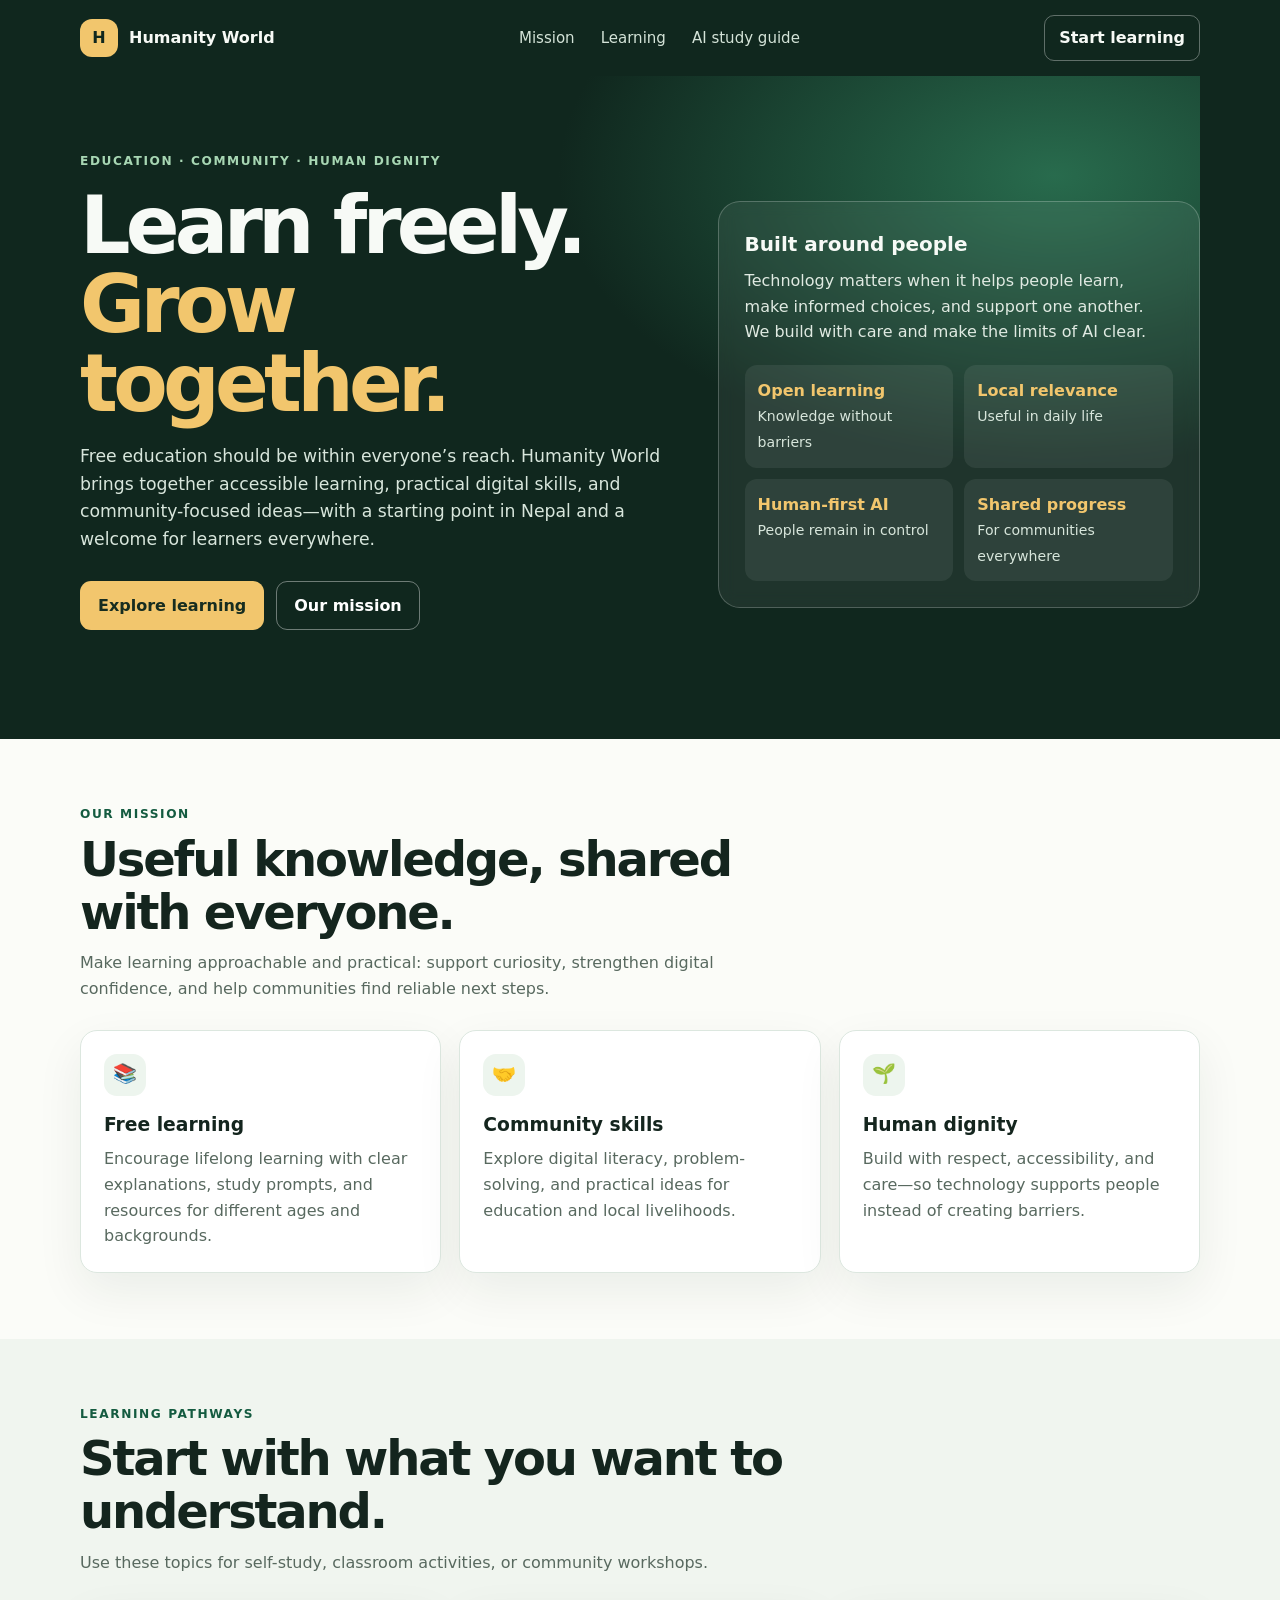
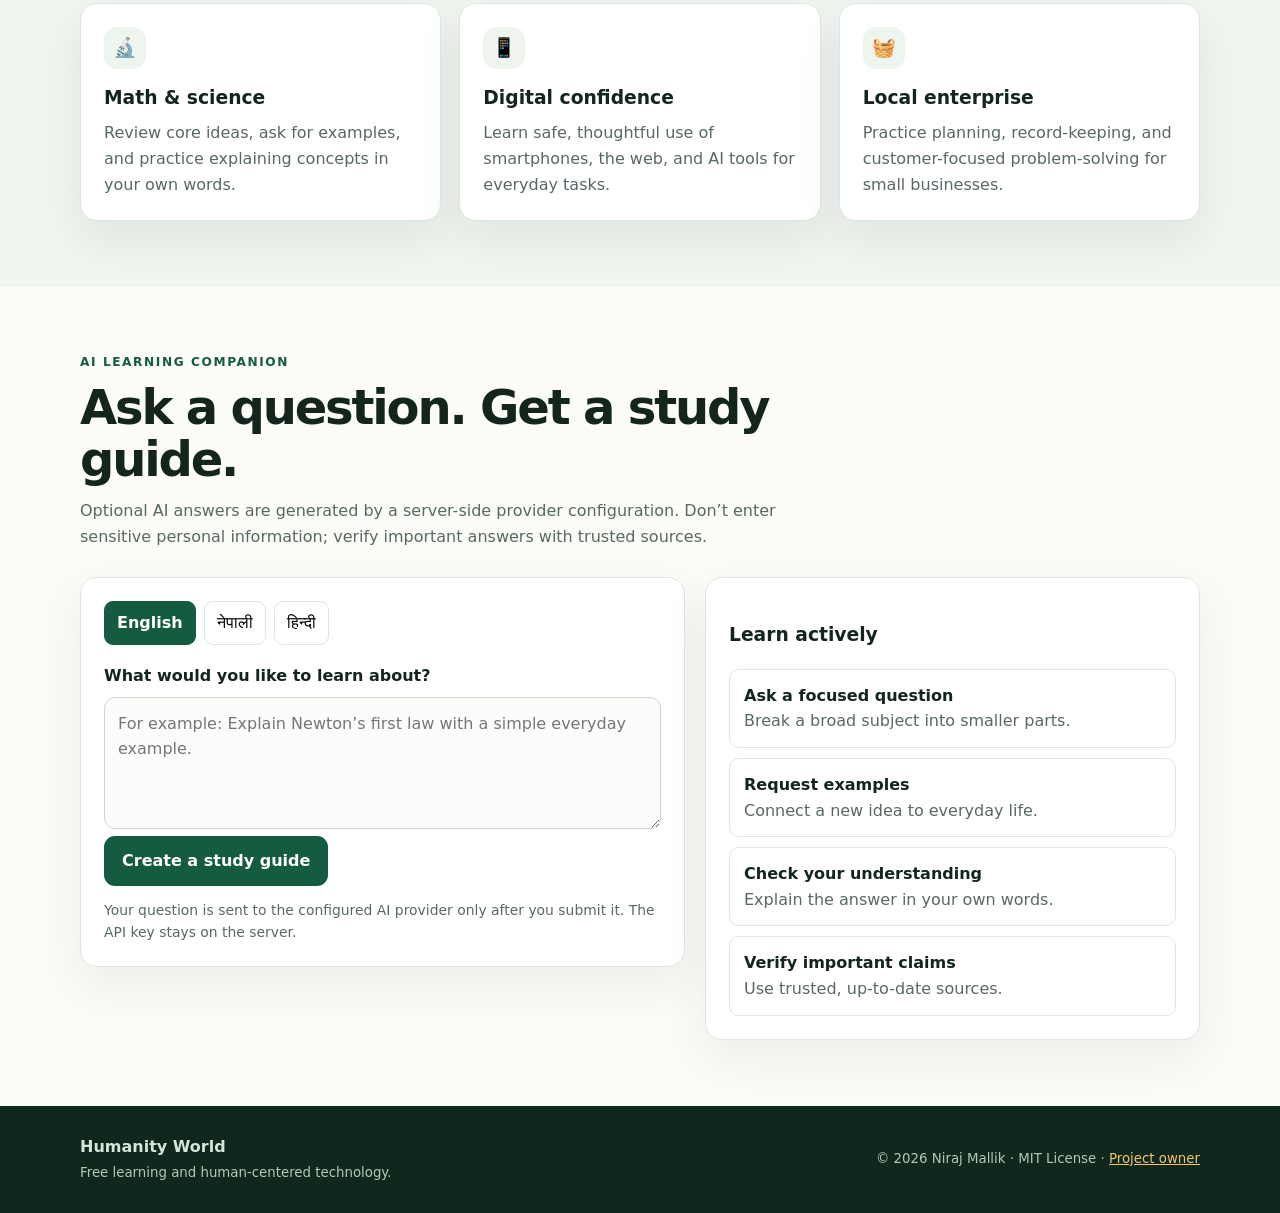
<file: index.html>
<!doctype html>
<html lang="en">
<head>
<meta charset="utf-8"><meta name="viewport" content="width=device-width,initial-scale=1"><meta name="theme-color" content="#10251f"><meta name="description" content="Free learning, community empowerment, and human-centered AI for everyone."><title>Humanity World — Learn freely. Grow together.</title>
<style>
:root{font-family:system-ui,-apple-system,"Segoe UI",sans-serif;color:#14251e;background:#fbfcf8;font-synthesis:none;text-rendering:optimizeLegibility;--green:#145b40;--deep:#10271e;--gold:#f2c66d;--muted:#58695f;--line:#dce7df;--mint:#edf5ee;--shadow:0 18px 48px #10271e12}*{box-sizing:border-box}html{scroll-behavior:smooth}body{margin:0;line-height:1.6}a{color:inherit}button,textarea{font:inherit}.wrap{width:min(1120px,calc(100% - 40px));margin:auto}.skip{position:absolute;left:-10000px}.skip:focus{left:12px;top:12px;background:white;padding:12px;z-index:10}.mast{background:var(--deep);color:#f7faf6}.nav{height:76px;display:flex;align-items:center;justify-content:space-between;gap:24px}.brand{display:flex;align-items:center;gap:11px;text-decoration:none;font-weight:800}.logo{width:38px;height:38px;display:grid;place-items:center;border-radius:12px;background:var(--gold);color:var(--deep);font-weight:900}.navlinks{display:flex;gap:26px}.navlinks a{text-decoration:none;color:#d4e3d8;font-size:.94rem}.navlinks a:hover{text-decoration:underline;text-underline-offset:5px}.nav-cta{padding:9px 14px;border:1px solid #ffffff55;border-radius:10px;text-decoration:none;font-weight:700}.hero{padding:76px 0 82px;background:radial-gradient(ellipse at 87% 15%,#286b4d 0,transparent 36%)}.hero-grid{display:grid;grid-template-columns:1.1fr .9fr;gap:48px;align-items:center}.eyebrow,.kicker{text-transform:uppercase;letter-spacing:.13em;font-weight:800;font-size:.76rem}.eyebrow{color:#a7d6b3}.hero h1{font-size:clamp(2.8rem,6.2vw,5.15rem);line-height:.99;letter-spacing:-.06em;margin:16px 0 20px}.hero h1 span{color:var(--gold)}.hero-copy{font-size:1.08rem;color:#d8e6dc;max-width:650px}.actions{display:flex;gap:12px;flex-wrap:wrap;margin:27px 0}.btn{display:inline-flex;align-items:center;justify-content:center;min-height:46px;padding:11px 17px;border-radius:11px;border:1px solid transparent;text-decoration:none;font-weight:750;cursor:pointer;transition:transform .15s,filter .15s}.btn:hover{transform:translateY(-1px);filter:brightness(.97)}.primary{background:var(--gold);color:#172d20}.secondary{border-color:#ffffff64;color:#fff}.hero-card{background:#ffffff10;border:1px solid #ffffff38;border-radius:22px;padding:26px;backdrop-filter:blur(8px)}.hero-card h2{margin:0 0 8px;font-size:1.25rem}.hero-card p{color:#e0eae2;margin:0}.values{display:grid;grid-template-columns:1fr 1fr;gap:11px;margin-top:20px}.value{padding:13px;border-radius:12px;background:#ffffff12}.value b{display:block;color:var(--gold)}.value span{color:#d8e6dc;font-size:.88rem}section{padding:66px 0}.kicker{color:var(--green)}.section-head{max-width:730px;margin-bottom:28px}.section-head h2{font-size:clamp(2rem,4vw,3rem);line-height:1.1;letter-spacing:-.045em;margin:8px 0 12px}.section-head p{color:var(--muted);margin:0}.grid{display:grid;grid-template-columns:repeat(3,1fr);gap:18px}.card,.panel{background:white;border:1px solid var(--line);border-radius:17px;box-shadow:var(--shadow)}.card{padding:23px}.icon{width:42px;height:42px;border-radius:13px;display:grid;place-items:center;background:var(--mint);font-size:1.2rem}.card h3{margin:14px 0 7px}.card p{margin:0;color:var(--muted)}.tint{background:#f0f5ef}.assistant{display:grid;grid-template-columns:1.1fr .9fr;gap:20px;align-items:start}.panel{padding:23px}.languages{display:flex;gap:8px;flex-wrap:wrap;margin-bottom:18px}.lang{border:1px solid var(--line);background:white;border-radius:9px;padding:8px 12px;font-weight:700;cursor:pointer}.lang[aria-pressed=true]{background:var(--green);border-color:var(--green);color:white}label{display:block;font-weight:700;margin-bottom:8px}textarea{width:100%;min-height:132px;padding:13px;border:1px solid #cbd8ce;border-radius:11px;background:#fcfdfb;resize:vertical;color:#14251e}textarea:focus-visible,button:focus-visible,a:focus-visible{outline:3px solid #d59c35;outline-offset:3px}.run{background:var(--green);color:white}.run:disabled{opacity:.68;cursor:wait;transform:none}.helper-note{font-size:.87rem;color:var(--muted);margin:13px 0 0}.output{display:none;margin-top:16px;padding:15px;border-radius:9px;background:#eff6f0;border-left:4px solid var(--green);white-space:pre-wrap;overflow-wrap:anywhere}.output.error{background:#fff1f0;border-color:#bb3b30;color:#78271f}.principles{list-style:none;padding:0;margin:0;display:grid;gap:10px}.principles li{border:1px solid var(--line);border-radius:10px;padding:13px 14px;color:var(--muted)}.principles strong{display:block;color:#14251e}.footer{background:var(--deep);color:#d6e4da;padding:28px 0}.footer-inner{display:flex;align-items:center;justify-content:space-between;gap:18px;flex-wrap:wrap}.footer small{color:#b4c8ba}.footer a{color:var(--gold)}@media(max-width:800px){.hero-grid,.assistant{grid-template-columns:1fr}.grid{grid-template-columns:1fr}.hero{padding:55px 0}.navlinks{display:none}}@media(prefers-reduced-motion:reduce){html{scroll-behavior:auto}*,*::before,*::after{transition:none!important}}
</style>
</head>
<body><a class="skip" href="#main">Skip to content</a>
<header class="mast" id="top"><div class="wrap nav"><a class="brand" href="#top" aria-label="Humanity World home"><span class="logo" aria-hidden="true">H</span><span>Humanity World</span></a><nav class="navlinks" aria-label="Main navigation"><a href="#mission">Mission</a><a href="#learning">Learning</a><a href="#assistant">AI study guide</a></nav><a class="nav-cta" href="#assistant">Start learning</a></div>
<div class="wrap hero"><div class="hero-grid"><div><div class="eyebrow">Education · Community · Human dignity</div><h1>Learn freely.<br><span>Grow together.</span></h1><p class="hero-copy">Free education should be within everyone’s reach. Humanity World brings together accessible learning, practical digital skills, and community-focused ideas—with a starting point in Nepal and a welcome for learners everywhere.</p><div class="actions"><a class="btn primary" href="#learning">Explore learning</a><a class="btn secondary" href="#mission">Our mission</a></div></div><aside class="hero-card"><h2>Built around people</h2><p>Technology matters when it helps people learn, make informed choices, and support one another. We build with care and make the limits of AI clear.</p><div class="values"><div class="value"><b>Open learning</b><span>Knowledge without barriers</span></div><div class="value"><b>Local relevance</b><span>Useful in daily life</span></div><div class="value"><b>Human-first AI</b><span>People remain in control</span></div><div class="value"><b>Shared progress</b><span>For communities everywhere</span></div></div></aside></div></div></header>
<main id="main"><section id="mission"><div class="wrap"><div class="section-head"><div class="kicker">Our mission</div><h2>Useful knowledge, shared with everyone.</h2><p>Make learning approachable and practical: support curiosity, strengthen digital confidence, and help communities find reliable next steps.</p></div><div class="grid"><article class="card"><div class="icon" aria-hidden="true">📚</div><h3>Free learning</h3><p>Encourage lifelong learning with clear explanations, study prompts, and resources for different ages and backgrounds.</p></article><article class="card"><div class="icon" aria-hidden="true">🤝</div><h3>Community skills</h3><p>Explore digital literacy, problem-solving, and practical ideas for education and local livelihoods.</p></article><article class="card"><div class="icon" aria-hidden="true">🌱</div><h3>Human dignity</h3><p>Build with respect, accessibility, and care—so technology supports people instead of creating barriers.</p></article></div></div></section>
<section class="tint" id="learning"><div class="wrap"><div class="section-head"><div class="kicker">Learning pathways</div><h2>Start with what you want to understand.</h2><p>Use these topics for self-study, classroom activities, or community workshops.</p></div><div class="grid"><article class="card"><div class="icon" aria-hidden="true">🔬</div><h3>Math & science</h3><p>Review core ideas, ask for examples, and practice explaining concepts in your own words.</p></article><article class="card"><div class="icon" aria-hidden="true">📱</div><h3>Digital confidence</h3><p>Learn safe, thoughtful use of smartphones, the web, and AI tools for everyday tasks.</p></article><article class="card"><div class="icon" aria-hidden="true">🧺</div><h3>Local enterprise</h3><p>Practice planning, record-keeping, and customer-focused problem-solving for small businesses.</p></article></div></div></section>
<section id="assistant"><div class="wrap"><div class="section-head"><div class="kicker">AI learning companion</div><h2>Ask a question. Get a study guide.</h2><p>Optional AI answers are generated by a server-side provider configuration. Don’t enter sensitive personal information; verify important answers with trusted sources.</p></div><div class="assistant"><div class="panel"><div class="languages" role="group" aria-label="Choose answer language"><button class="lang" type="button" data-lang="en" aria-pressed="true">English</button><button class="lang" type="button" data-lang="ne" aria-pressed="false">नेपाली</button><button class="lang" type="button" data-lang="hi" aria-pressed="false">हिन्दी</button></div><label id="question-label" for="question">What would you like to learn about?</label><textarea id="question" maxlength="2000" placeholder="For example: Explain Newton’s first law with a simple everyday example."></textarea><button id="answer-button" class="btn run" type="button">Create a study guide</button><div id="answer" class="output" role="status" aria-live="polite"></div><p class="helper-note">Your question is sent to the configured AI provider only after you submit it. The API key stays on the server.</p></div><aside class="panel"><h3>Learn actively</h3><ul class="principles"><li><strong>Ask a focused question</strong>Break a broad subject into smaller parts.</li><li><strong>Request examples</strong>Connect a new idea to everyday life.</li><li><strong>Check your understanding</strong>Explain the answer in your own words.</li><li><strong>Verify important claims</strong>Use trusted, up-to-date sources.</li></ul></aside></div></div></section></main>
<footer class="footer"><div class="wrap footer-inner"><div><strong>Humanity World</strong><br><small>Free learning and human-centered technology.</small></div><small>© 2026 Niraj Mallik · MIT License · <a href="https://github.com/nirajmallik143-hub">Project owner</a></small></div></footer>
<script>
const t={en:{label:'What would you like to learn about?',placeholder:'For example: Explain Newton’s first law with a simple everyday example.',button:'Create a study guide',empty:'Please enter a question or topic first.',loading:'Preparing your study guide…',error:'The study guide could not be generated right now. Please try again later.',unavailable:'AI is not configured yet. Ask the site owner to set the server-side AI environment variables.'},ne:{label:'तपाईं के विषयमा सिक्न चाहनुहुन्छ?',placeholder:'उदाहरण: न्युटनको पहिलो नियम दैनिक जीवनको सरल उदाहरणसहित बुझाउनुहोस्।',button:'अध्ययन मार्गदर्शिका बनाउनुहोस्',empty:'कृपया पहिले प्रश्न वा विषय लेख्नुहोस्।',loading:'अध्ययन मार्गदर्शिका तयार हुँदैछ…',error:'अहिले अध्ययन मार्गदर्शिका बनाउन सकिएन। कृपया पछि फेरि प्रयास गर्नुहोस्।',unavailable:'AI अझै सेटअप गरिएको छैन। साइट सञ्चालकलाई आवश्यक server-side AI variables राख्न भन्नुहोस्।'},hi:{label:'आप किस विषय के बारे में सीखना चाहते हैं?',placeholder:'उदाहरण: न्यूटन का पहला नियम रोज़मर्रा के सरल उदाहरण से समझाइए।',button:'अध्ययन मार्गदर्शिका बनाएँ',empty:'कृपया पहले कोई प्रश्न या विषय लिखें।',loading:'अध्ययन मार्गदर्शिका तैयार हो रही है…',error:'अभी अध्ययन मार्गदर्शिका नहीं बन सकी। कृपया बाद में फिर प्रयास करें।',unavailable:'AI अभी कॉन्फ़िगर नहीं है। साइट संचालक से server-side AI variables सेट करने को कहें।'}};
let language='en';const question=document.getElementById('question'),answer=document.getElementById('answer'),submit=document.getElementById('answer-button');document.querySelectorAll('.lang').forEach(button=>button.addEventListener('click',()=>{language=button.dataset.lang;document.querySelectorAll('.lang').forEach(item=>item.setAttribute('aria-pressed',String(item===button)));document.getElementById('question-label').textContent=t[language].label;question.placeholder=t[language].placeholder;submit.textContent=t[language].button;answer.style.display='none'}));submit.addEventListener('click',async()=>{const text=question.value.trim();answer.classList.remove('error');answer.style.display='block';if(!text){answer.textContent=t[language].empty;return}submit.disabled=true;answer.textContent=t[language].loading;try{const response=await fetch('/api/ask',{method:'POST',headers:{'Content-Type':'application/json'},body:JSON.stringify({question:text,language})});const data=await response.json().catch(()=>({}));if(response.status===503){answer.textContent=t[language].unavailable;answer.classList.add('error');return}if(!response.ok)throw new Error('request failed');answer.textContent=data.answer||t[language].error}catch(_){answer.textContent=t[language].error;answer.classList.add('error')}finally{submit.disabled=false}});
</script></body></html>
</file>
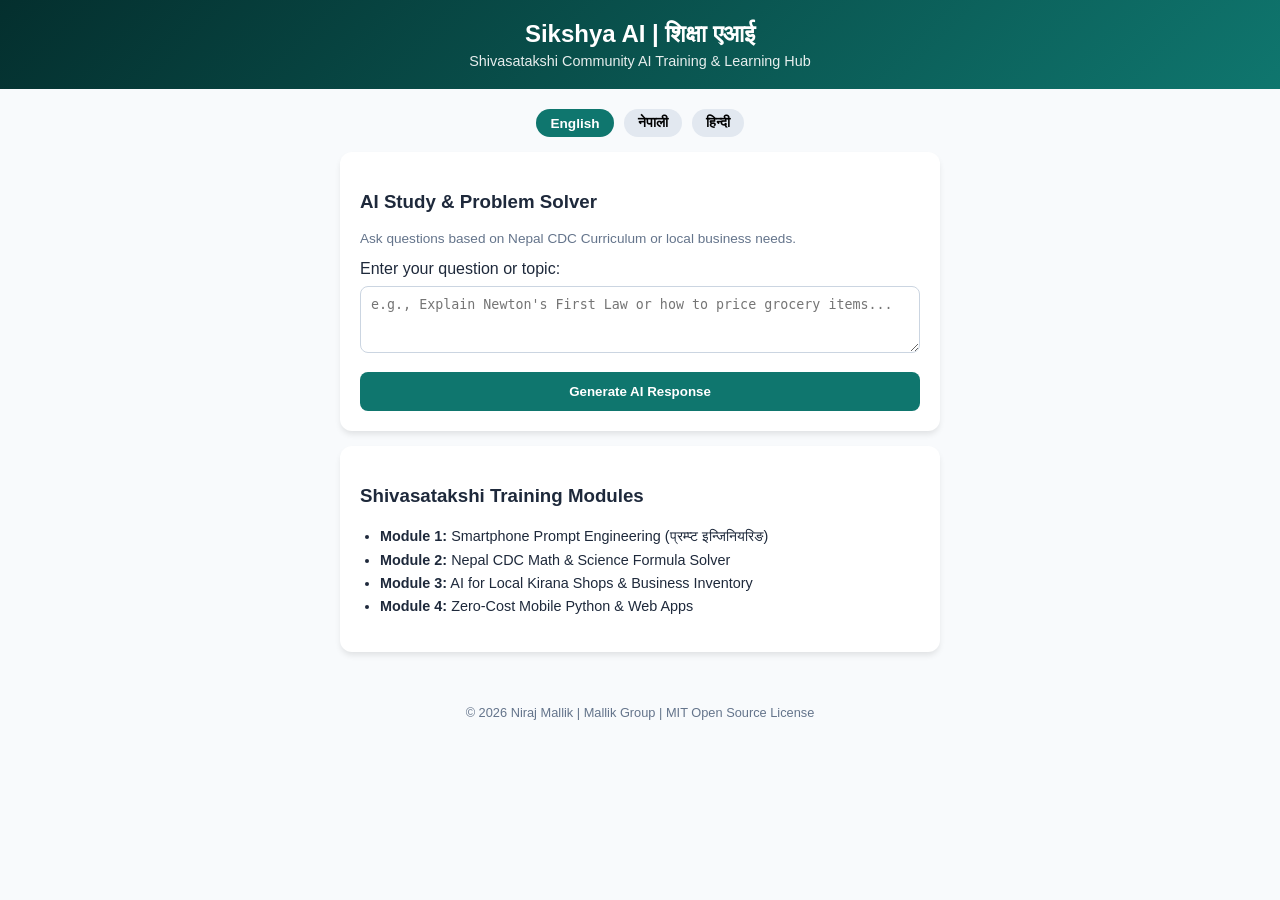
<file: infjcddex.html>
<!DOCTYPE html>
<html lang="en">
<head>
    <meta charset="UTF-8">
    <meta name="viewport" content="width=device-width, initial-scale=1.0">
    <title>Sikshya AI - Shivasatakshi Training Hub</title>
    <style>
        :root {
            --primary: #0f766e;
            --secondary: #042f2e;
            --accent: #f59e0b;
            --bg: #f8fafc;
            --card-bg: #ffffff;
            --text: #1e293b;
        }
        body {
            font-family: 'Segoe UI', Tahoma, Geneva, Verdana, sans-serif;
            background-color: var(--bg);
            color: var(--text);
            margin: 0;
            padding: 0;
        }
        header {
            background: linear-gradient(135deg, var(--secondary), var(--primary));
            color: white;
            padding: 20px;
            text-align: center;
        }
        header h1 { margin: 0; font-size: 1.5rem; }
        header p { margin: 5px 0 0; font-size: 0.9rem; opacity: 0.9; }
        
        .container {
            max-width: 600px;
            margin: 20px auto;
            padding: 0 15px;
        }
        
        .card {
            background: var(--card-bg);
            border-radius: 12px;
            padding: 20px;
            margin-bottom: 15px;
            box-shadow: 0 4px 6px -1px rgba(0,0,0,0.1);
        }
        
        .lang-selector {
            display: flex;
            justify-content: center;
            gap: 10px;
            margin-bottom: 15px;
        }
        .lang-btn {
            background: #e2e8f0;
            border: none;
            padding: 6px 14px;
            border-radius: 20px;
            cursor: pointer;
            font-weight: bold;
            font-size: 0.85rem;
        }
        .lang-btn.active {
            background: var(--primary);
            color: white;
        }
        
        input, textarea, select {
            width: 100%;
            padding: 10px;
            margin-top: 8px;
            margin-bottom: 15px;
            border: 1px solid #cbd5e1;
            border-radius: 8px;
            box-sizing: border-box;
        }
        
        button.action-btn {
            background: var(--primary);
            color: white;
            border: none;
            padding: 12px;
            width: 100%;
            border-radius: 8px;
            font-weight: bold;
            cursor: pointer;
        }
        button.action-btn:hover {
            opacity: 0.9;
        }
        
        .output-box {
            background: #f1f5f9;
            padding: 12px;
            border-radius: 8px;
            margin-top: 10px;
            white-space: pre-wrap;
            font-size: 0.9rem;
        }
        
        footer {
            text-align: center;
            padding: 20px;
            font-size: 0.8rem;
            color: #64748b;
        }
    </style>
</head>
<body>

    <header>
        <h1>Sikshya AI | शिक्षा एआई</h1>
        <p>Shivasatakshi Community AI Training & Learning Hub</p>
    </header>

    <div class="container">
        <!-- Language Switcher -->
        <div class="lang-selector">
            <button class="lang-btn active" onclick="setLanguage('en')">English</button>
            <button class="lang-btn" onclick="setLanguage('ne')">नेपाली</button>
            <button class="lang-btn" onclick="setLanguage('hi')">हिन्दी</button>
        </div>

        <!-- AI Assistant Card -->
        <div class="card">
            <h3 id="ui-title">AI Study & Problem Solver</h3>
            <p id="ui-subtitle" style="font-size:0.85rem; color:#64748b;">Ask questions based on Nepal CDC Curriculum or local business needs.</p>
            
            <label id="lbl-prompt" for="user-prompt">Enter your question or topic:</label>
            <textarea id="user-prompt" rows="3" placeholder="e.g., Explain Newton's First Law or how to price grocery items..."></textarea>
            
            <button class="action-btn" id="btn-run" onclick="runAIAgent()">Generate AI Response</button>
            
            <div class="output-box" id="ai-output" style="display:none;"></div>
        </div>

        <!-- Quick Modules Card -->
        <div class="card">
            <h3 id="ui-modules-title">Shivasatakshi Training Modules</h3>
            <ul id="module-list" style="padding-left: 20px; font-size: 0.9rem; line-height: 1.6;">
                <li><b>Module 1:</b> Smartphone Prompt Engineering (प्रम्प्ट इन्जिनियरिङ)</li>
                <li><b>Module 2:</b> Nepal CDC Math & Science Formula Solver</li>
                <li><b>Module 3:</b> AI for Local Kirana Shops & Business Inventory</li>
                <li><b>Module 4:</b> Zero-Cost Mobile Python & Web Apps</li>
            </ul>
        </div>
    </div>

    <footer>
        <p>© 2026 Niraj Mallik | Mallik Group | MIT Open Source License</p>
    </footer>

    <script>
        let currentLang = 'en';

        const translations = {
            en: {
                title: "AI Study & Problem Solver",
                subtitle: "Ask questions based on Nepal CDC Curriculum or local business needs.",
                labelPrompt: "Enter your question or topic:",
                btnText: "Generate AI Response",
                modulesTitle: "Shivasatakshi Training Modules",
                placeholder: "e.g., Explain Newton's First Law or how to price grocery items...",
                sampleResponse: "Sikshya AI Response: Hello from Shivasatakshi, Jhapa! AI is designed to help you solve problems instantly on your mobile phone. (Think = Do philosophy)."
            },
            ne: {
                title: "शिक्षा एआई अध्ययन तथा समस्या समाधान",
                subtitle: "नेपाल CDC पाठ्यक्रम वा स्थानीय व्यापार आवश्यकताहरूमा आधारित प्रश्नहरू सोध्नुहोस्।",
                labelPrompt: "तपाईको प्रश्न वा विषय यहाँ लेख्नुहोस्:",
                btnText: "एआई उत्तर उत्पन्न गर्नुहोस्",
                modulesTitle: "शिवताक्षी तालिम मोड्युलहरू",
                placeholder: "जस्तै, न्युटनको पहिलो नियम स्पष्ट गर्नुहोस्...",
                sampleResponse: "शिक्षा एआई उत्तर: शिवासताक्षी, झापाबाट स्वागत छ! एआईले तपाईको मोबाइल फोनमा तुरुन्तै समस्याहरू समाधान गर्न मद्दत गर्दछ।"
            },
            hi: {
                title: "शिक्षा एआई अध्ययन और समाधान",
                subtitle: "नेपाल CDC पाठ्यक्रम या स्थानीय व्यावसायिक आवश्यकताओं के आधार पर प्रश्न पूछें।",
                labelPrompt: "अपना प्रश्न या विषय दर्ज करें:",
                btnText: "AI प्रतिक्रिया उत्पन्न करें",
                modulesTitle: "शिवताक्षी प्रशिक्षण मॉड्यूल",
                placeholder: "उदा., न्यूटन का पहला नियम समझाइए...",
                sampleResponse: "शिक्षा एआई प्रतिक्रिया: शिवताक्षी, झापा से नमस्ते! AI आपके मोबाइल फोन पर तुरंत समस्याओं को हल करने में मदद करता है।"
            }
        };

        function setLanguage(lang) {
            currentLang = lang;
            document.querySelectorAll('.lang-btn').forEach(btn => btn.classList.remove('active'));
            event.target.classList.add('active');

            document.getElementById('ui-title').innerText = translations[lang].title;
            document.getElementById('ui-subtitle').innerText = translations[lang].subtitle;
            document.getElementById('lbl-prompt').innerText = translations[lang].labelPrompt;
            document.getElementById('btn-run').innerText = translations[lang].btnText;
            document.getElementById('ui-modules-title').innerText = translations[lang].modulesTitle;
            document.getElementById('user-prompt').placeholder = translations[lang].placeholder;
        }

        function runAIAgent() {
            const prompt = document.getElementById('user-prompt').value.trim();
            const outputBox = document.getElementById('ai-output');
            
            if(!prompt) {
                alert("Please enter a question or topic first!");
                return;
            }

            outputBox.style.display = 'block';
            outputBox.innerText = translations[currentLang].sampleResponse + "\n\nQuery Processed: \"" + prompt + "\"";
        }
    </script>
</body>
</html>
</file>
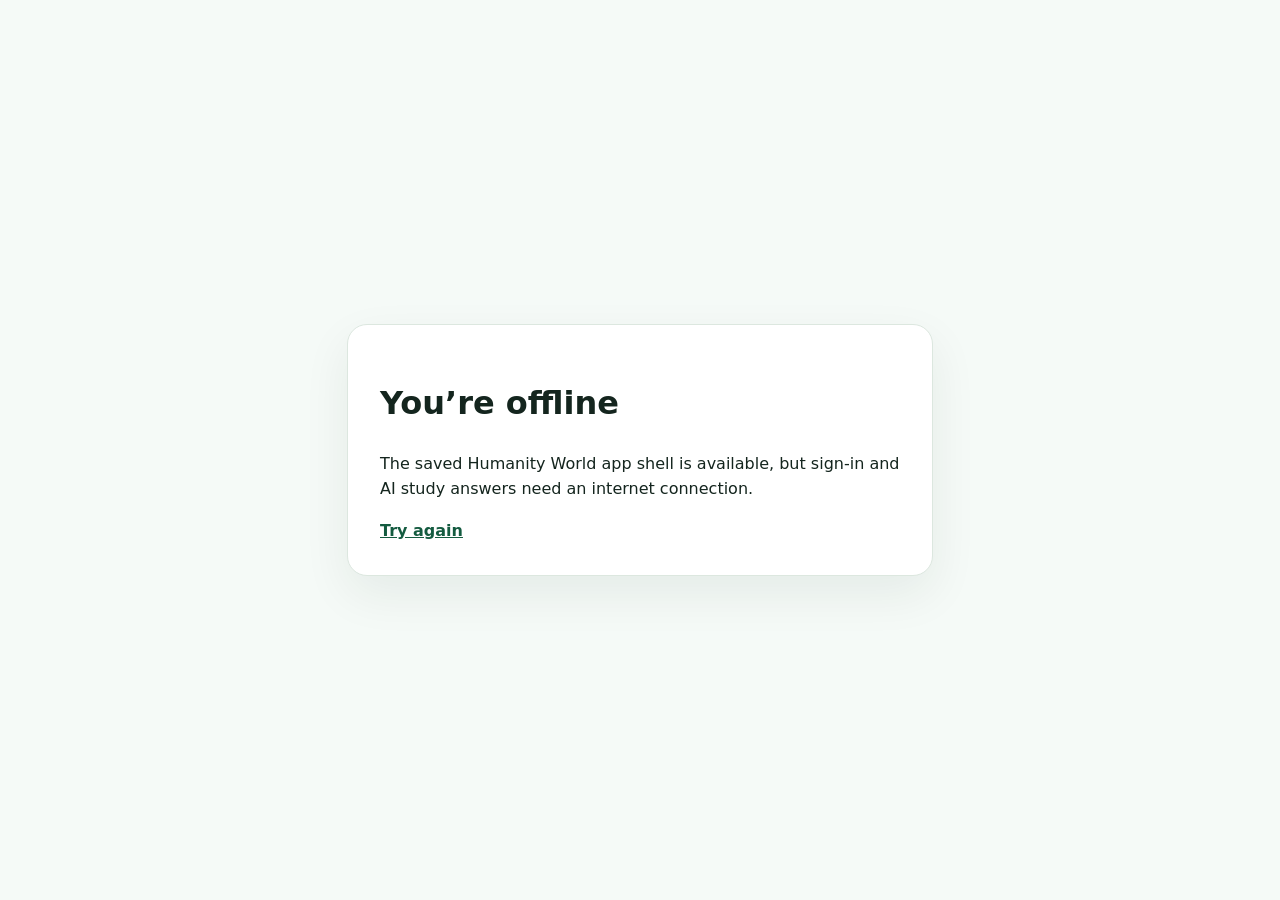
<file: offline.html>
<!doctype html>
<html lang="en">
<head>
  <meta charset="utf-8">
  <meta name="viewport" content="width=device-width, initial-scale=1">
  <meta name="theme-color" content="#10251f">
  <title>Offline — Humanity World</title>
  <style>
    body{margin:0;min-height:100vh;display:grid;place-items:center;padding:24px;box-sizing:border-box;background:#f5faf7;color:#14251e;font:16px/1.6 system-ui,sans-serif}
    main{max-width:520px;padding:32px;border:1px solid #dce7df;border-radius:20px;background:#fff;box-shadow:0 18px 48px #10271e12}
    a{color:#145b40;font-weight:700}
  </style>
</head>
<body><main><h1>You’re offline</h1><p>The saved Humanity World app shell is available, but sign-in and AI study answers need an internet connection.</p><a href="/">Try again</a></main></body>
</html>
</file>
